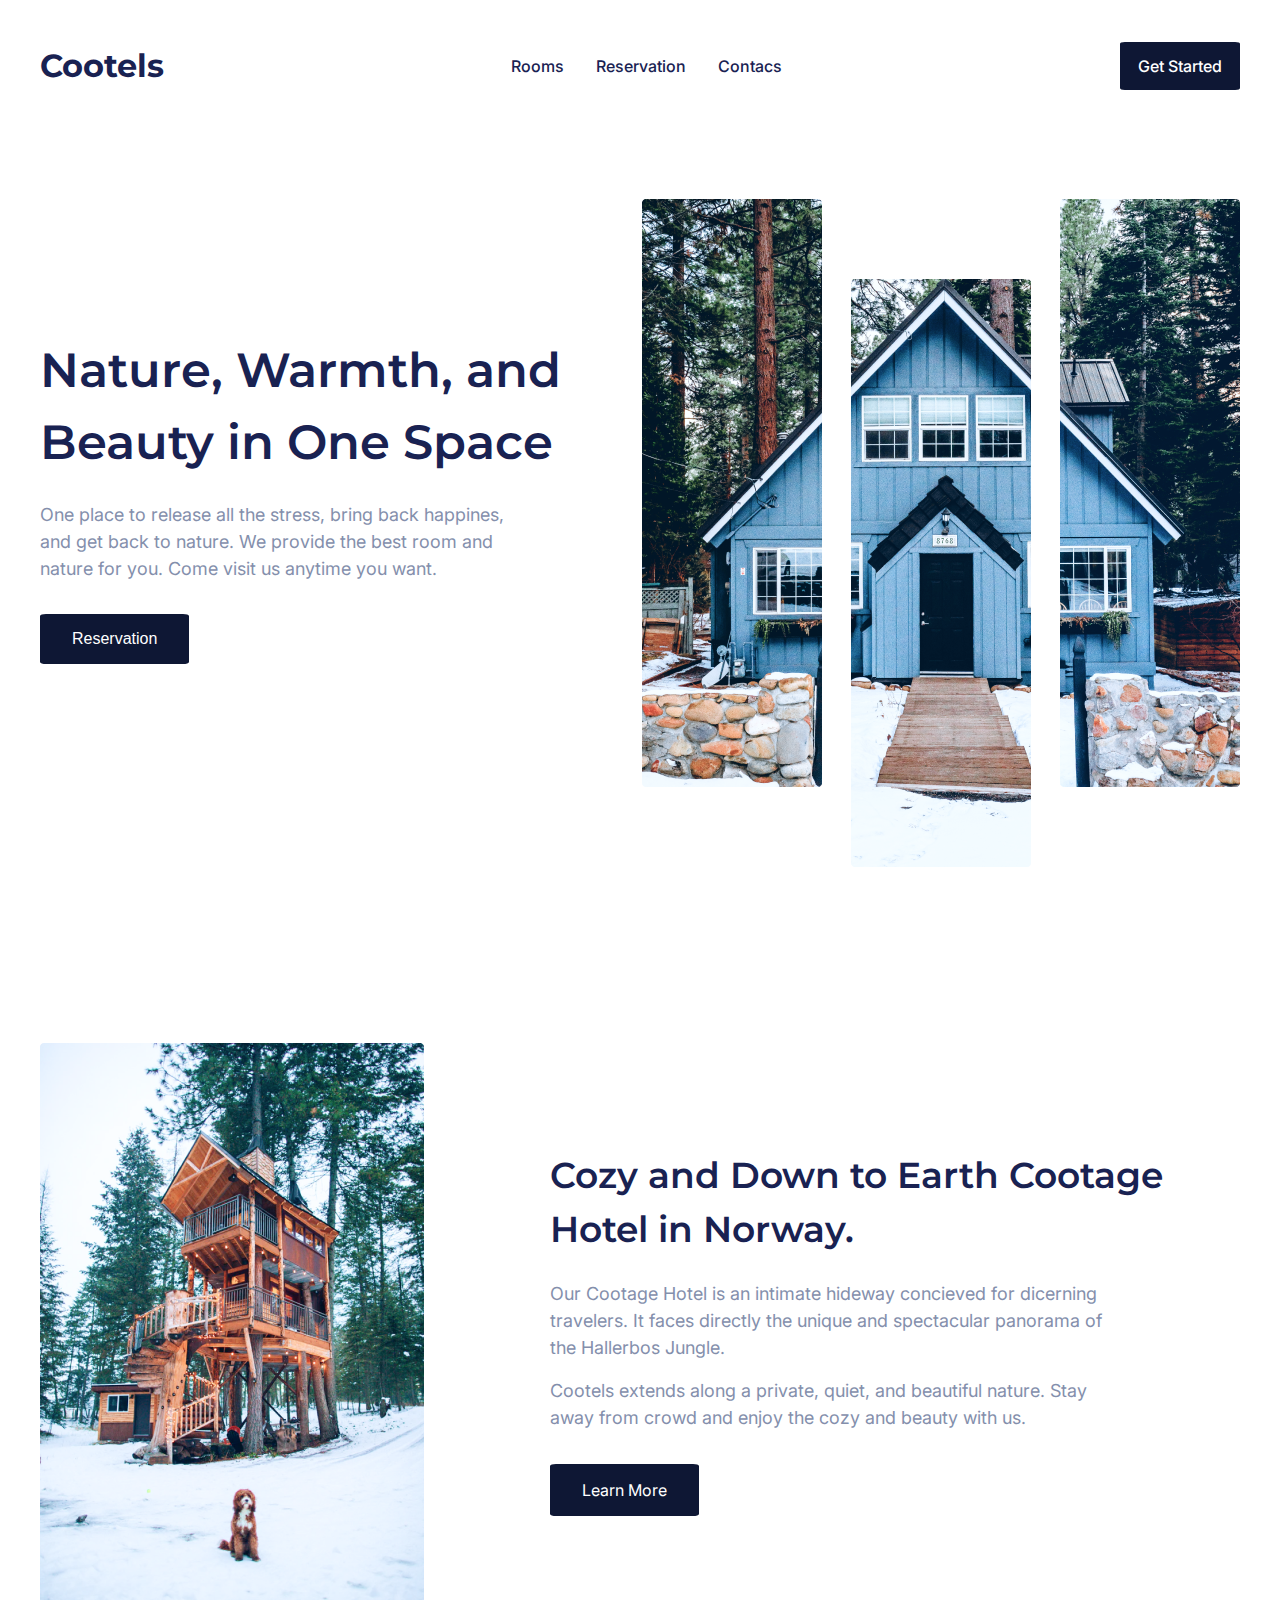
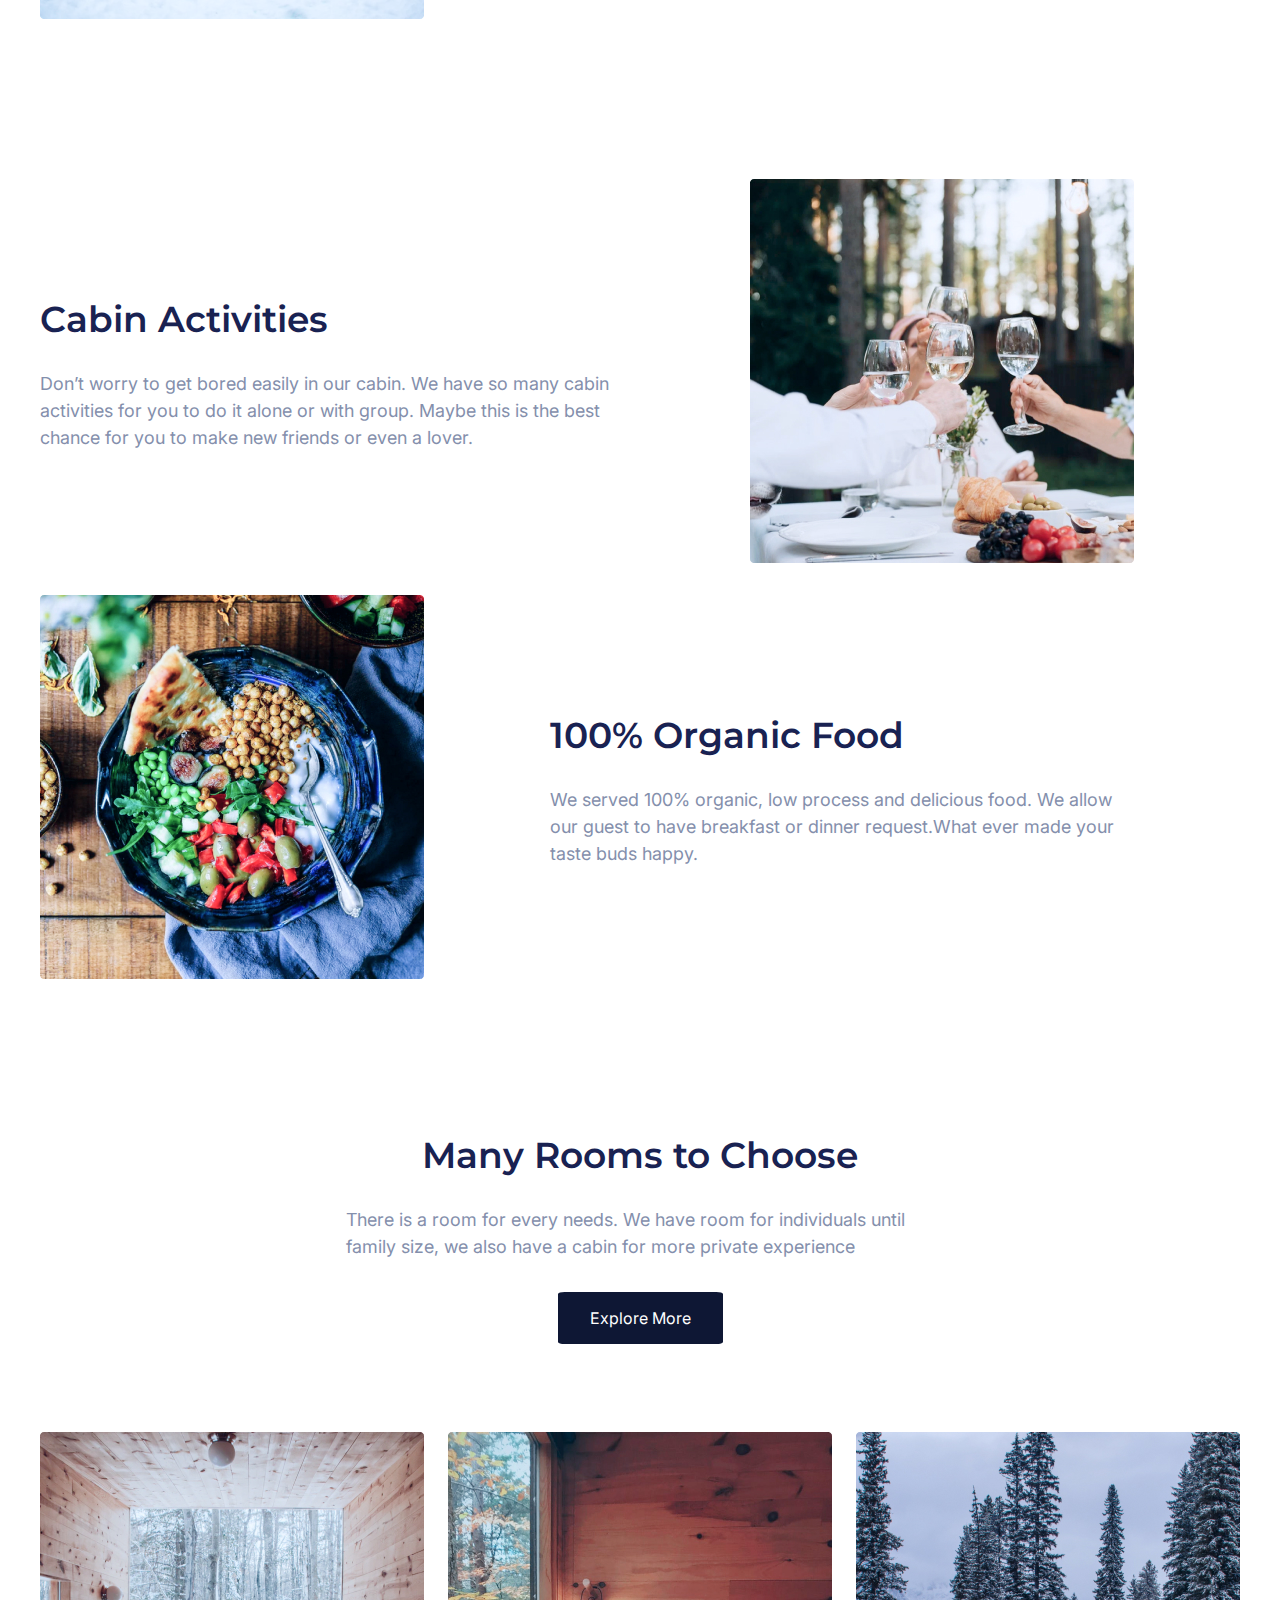
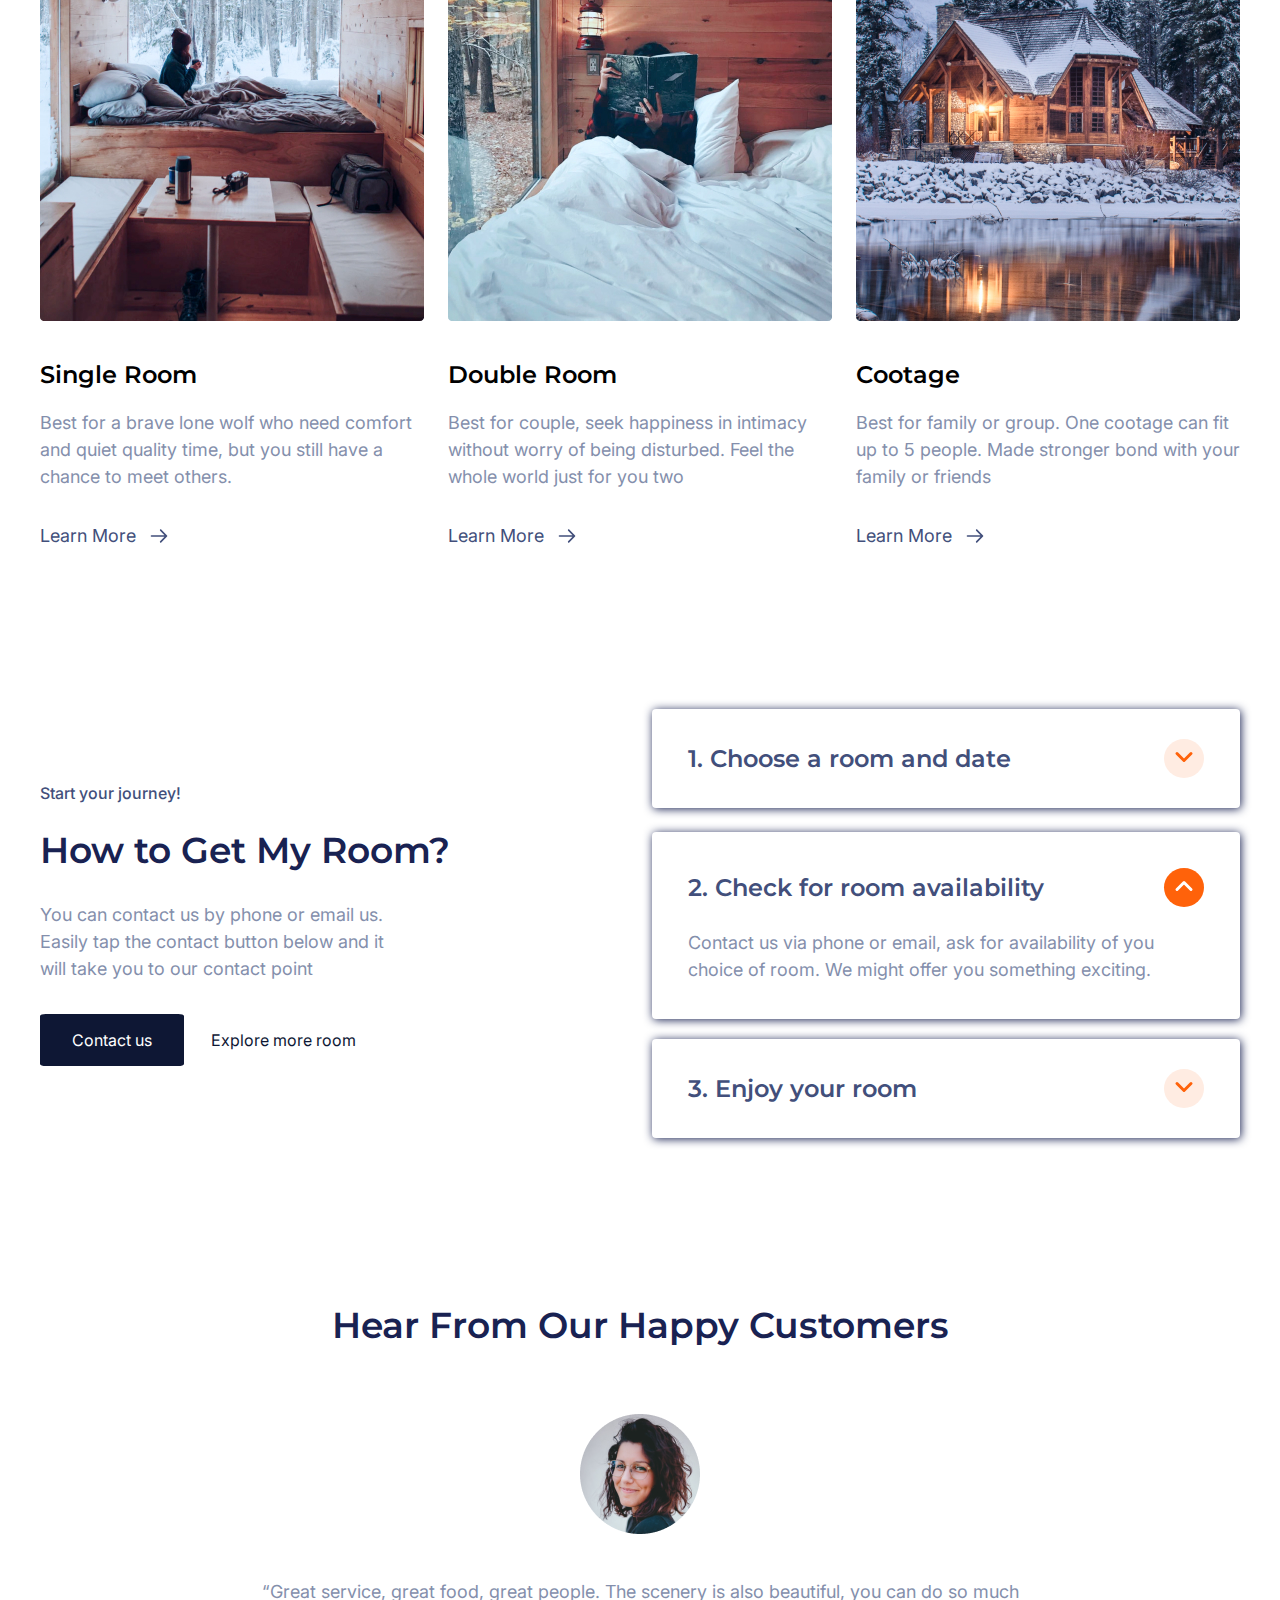
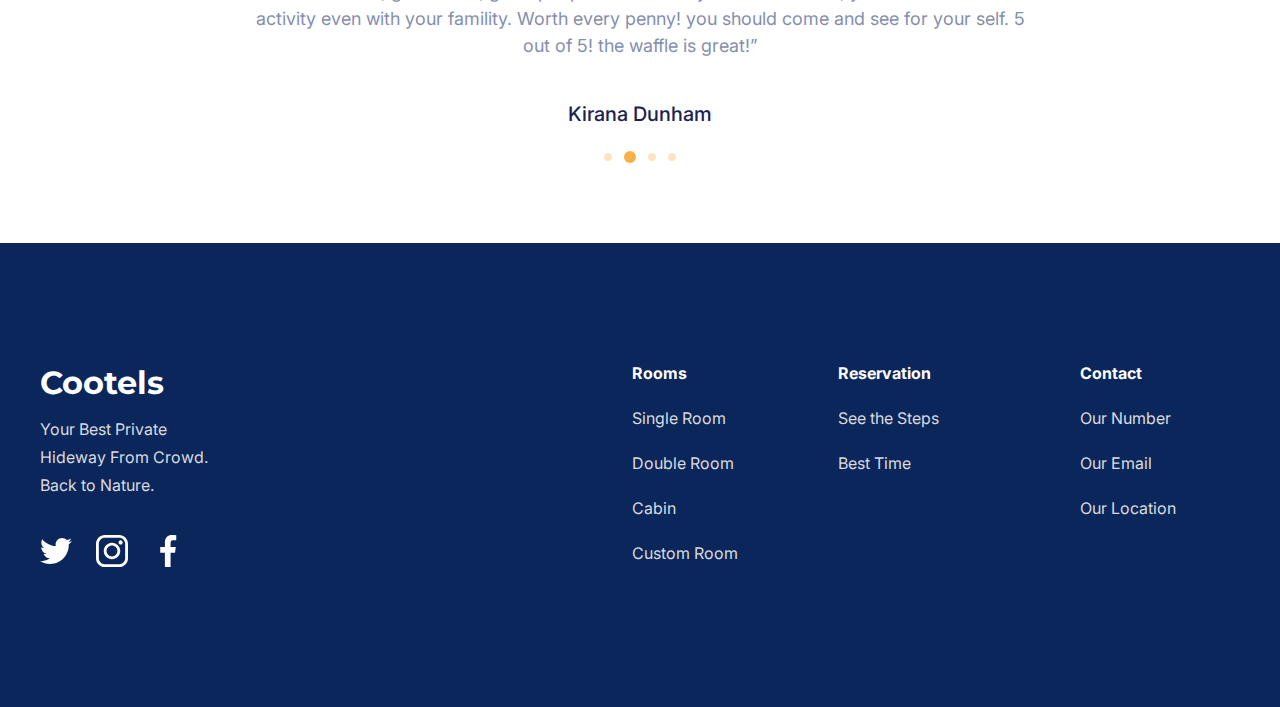
<file: index.html>
<!DOCTYPE html>
<html lang="en">
<head>
	<meta charset="UTF-8">
	<meta name="viewport" content="width=device-width, initial-scale=1.0">
	<link rel="stylesheet" href="css/cootels.css">
	<link rel="preconnect" href="https://fonts.googleapis.com">
   <link rel="preconnect" href="https://fonts.gstatic.com" crossorigin>
   <link href="https://fonts.googleapis.com/css2?family=Inter:ital,opsz,wght@0,14..32,100..900;1,14..32,100..900&family=Montserrat:ital,wght@0,100..900;1,100..900&display=swap" rel="stylesheet">
	<link rel="icon" href="https://img.freepik.com/free-vector/house-icon_23-2147510119.jpg?t=st=1735549997~exp=1735553597~hmac=8b6534c0e6f30464962dd125db2a3704a501aaa0e87d9d90601c6beee34aae36&w=740" sizes="64x64">
	<title>Cootels</title>
</head>
<body>
	<header class="header">
		<div class="container">
			<div class="header__inner">
				<a href="#" class="header__logo">Cootels</a>
				<nav class="header__nav">
					<ul class="header__ul">
						<li class="header__item">
							<a href="#Rooms" class="header__link">Rooms</a>
						</li>
						<li class="header__item">
							<a href="#Reservation" class="header__link">Reservation</a>
						</li>
						<li class="header__item">
							<a href="#Contacs" class="header__link">Contacs</a>
						</li>
					</ul>
				</nav>
				<form action="">
					<button class="header__button">Get Started</button>
				</form>
			</div>
		</div>
	</header>
	<main class="main">
		<section class="nature">
			<div class="container">
				<div class="nature__inner">
					<div class="nature__left">
						<h1 class="nature__h1">Nature, Warmth, and Beauty in One Space</h1>
						<p class="nature__p">One place to release all the stress, bring back happines, and get back to nature. We provide the best room and nature for you. Come visit us anytime you want.</p>
						<form class="nature__form">
							<button class="nature__button">Reservation</button>
						</form>
					</div>
					<div class="nature__right">
						<img src="images/meritt1.png" alt="home1" class="nature__img1" sizes="180x588">
						<img src="images/meritt2.png" alt="home2" class="nature__img2" sizes="180x588">
						<img src="images/meritt3.png" alt="home3" class="nature__img3" sizes="180x588">
					</div>
				</div>
			</div>
		</section>
		<section class="cootage">
			<div class="container">
				<div class="cootage__inner">
					<img src="images/cootage.png" alt="cootage" class="cootage__left">
					<div class="cootage__right">
						<h2 class="cootage__h2">Cozy and Down to Earth Cootage Hotel in Norway.</h2>
						<p class="cootage__p1">Our Cootage Hotel is an intimate hideway concieved for dicerning travelers. It faces directly the unique and spectacular panorama of the Hallerbos Jungle.</p>
						<p class="cootage__p2">Cootels extends along a private, quiet, and beautiful nature. Stay away from crowd and enjoy the cozy and beauty with us.</p>
						<a href="#" class="cootage__link">Learn More</a>
					</div>
				</div>
			</div>
		</section>
		<section class="cabin">
			<div class="container">
				<div class="cabin__inner">
					<div class="cabin__left">
						<h2 class="cabin__h2">Cabin Activities</h2>
						<p class="cabin__p">Don’t worry to get bored easily in our cabin. We have so many cabin activities for you to do it alone or with group. Maybe this is the best chance for you to make new friends or even a lover.</p>
					</div>
					<img src="images/cabin.jpg" alt="cabin" class="cabin__right">
				</div>
			</div>
		</section>
		<section class="food">
			<div class="container">
				<div class="food__inner">
					<img src="images/food.jpg" alt="" class="food__left">
					<div class="food__right">
						<h2 class="food__h2">100% Organic Food</h2>
						<p class="food__p">We served 100% organic, low process and delicious food. We allow our guest to have breakfast or dinner request.What ever made your taste buds happy.</p>
					</div>
				</div>
			</div>
		</section>
		<section class="choice">
			<div class="container">
				<div class="choice__inner">
					<h2 class="choice__h2">Many Rooms to Choose</h2>
					<p class="choice__p">There is a room for every needs. We have room for individuals until family size, we also have a cabin for more private experience</p>
					<a href="#" class="choice__link">Explore More</a>
				</div>
			</div>
		</section>
		<section class="room">
			<div class="container">
				<div class="room__inner">
					<div class="room__item">
						<img src="images/room1.jpg" alt="room1" class="room__img">
						<h2 class="room__h2">Single Room</h2>
						<p class="room__p">Best for a brave lone wolf who need comfort and quiet quality time, but you still have a chance to meet others.</p>
						<a href="" class="room__link">Learn More<svg width="20" height="20" viewBox="0 0 20 20" fill="none" xmlns="http://www.w3.org/2000/svg">
							<path fill-rule="evenodd" clip-rule="evenodd" d="M11.0775 3.57733C11.4029 3.25189 11.9306 3.25189 12.256 3.57733L18.0893 9.41066C18.4148 9.7361 18.4148 10.2637 18.0893 10.5892L12.256 16.4225C11.9306 16.7479 11.4029 16.7479 11.0775 16.4225C10.7521 16.0971 10.7521 15.5694 11.0775 15.244L15.4882 10.8333H2.50008C2.03984 10.8333 1.66675 10.4602 1.66675 9.99992C1.66675 9.53968 2.03984 9.16658 2.50008 9.16658H15.4882L11.0775 4.75584C10.7521 4.4304 10.7521 3.90277 11.0775 3.57733Z" fill="#424F7B"/>
							</svg></a>
					</div>
					<div class="room__item">
						<img src="images/room2.jpg" alt="room2" class="room__img">
						<h2 class="room__h2">Double Room</h2>
						<p class="room__p">Best for couple, seek happiness in intimacy without worry of being disturbed. Feel the whole world just for you two</p>
						<a href="" class="room__link">Learn More<svg width="20" height="20" viewBox="0 0 20 20" fill="none" xmlns="http://www.w3.org/2000/svg">
							<path fill-rule="evenodd" clip-rule="evenodd" d="M11.0775 3.57733C11.4029 3.25189 11.9306 3.25189 12.256 3.57733L18.0893 9.41066C18.4148 9.7361 18.4148 10.2637 18.0893 10.5892L12.256 16.4225C11.9306 16.7479 11.4029 16.7479 11.0775 16.4225C10.7521 16.0971 10.7521 15.5694 11.0775 15.244L15.4882 10.8333H2.50008C2.03984 10.8333 1.66675 10.4602 1.66675 9.99992C1.66675 9.53968 2.03984 9.16658 2.50008 9.16658H15.4882L11.0775 4.75584C10.7521 4.4304 10.7521 3.90277 11.0775 3.57733Z" fill="#424F7B"/>
							</svg>
							</a>
					</div>
					<div class="room__item">
						<img src="images/room3.jpg" alt="room3" class="room__img">
						<h2 class="room__h2">Cootage</h2>
						<p class="room__p">Best for family or group. One cootage can fit up to 5 people. Made stronger bond with your family or friends</p>
						<a href="" class="room__link">Learn More<svg width="20" height="20" viewBox="0 0 20 20" fill="none" xmlns="http://www.w3.org/2000/svg">
							<path fill-rule="evenodd" clip-rule="evenodd" d="M11.0775 3.57733C11.4029 3.25189 11.9306 3.25189 12.256 3.57733L18.0893 9.41066C18.4148 9.7361 18.4148 10.2637 18.0893 10.5892L12.256 16.4225C11.9306 16.7479 11.4029 16.7479 11.0775 16.4225C10.7521 16.0971 10.7521 15.5694 11.0775 15.244L15.4882 10.8333H2.50008C2.03984 10.8333 1.66675 10.4602 1.66675 9.99992C1.66675 9.53968 2.03984 9.16658 2.50008 9.16658H15.4882L11.0775 4.75584C10.7521 4.4304 10.7521 3.90277 11.0775 3.57733Z" fill="#424F7B"/>
							</svg></a>
					</div>
				</div>
			</div>
		</section>
		<section class="book">
			<div class="container">
				<div class="book__inner">
					<div class="book__left">
						<h6 class="book__h6">Start your journey!</h6>
						<h2 class="book__h2">How to Get My Room?</h2>
						<p class="book__p">You can contact us by phone or email us. Easily tap the contact button below and it will take you to our contact point</p>
						<div class="book__links">
							<a href="#" class="book__link1">Contact us</a>
							<a href="#" class="book__link2">Explore more room</a>
						</div>
					</div>
					<div class="book__right">
						<div class="book__item">1. Choose a room and date
								<button class="book__button"><svg width="24" height="24" viewBox="0 0 24 24" fill="none" xmlns="http://www.w3.org/2000/svg">
									<path d="M19 8.5L12 15.5L5 8.5" stroke="#FF620A" stroke-width="3" stroke-linecap="round" stroke-linejoin="round"/>
									</svg>
									</button>
						</div>
						<div class="book__item2">
							<h3 class="book__h3">2. Check for room availability
							<button class="book__button2"><svg width="24" height="24" viewBox="0 0 24 24" fill="none" xmlns="http://www.w3.org/2000/svg">
								<path d="M5 15.5L12 8.5L19 15.5" stroke="white" stroke-width="3" stroke-linecap="round" stroke-linejoin="round"/>
								</svg></button>
							</h3>
								<p class="book__rightp">Contact us via phone or email, ask for availability of you choice of room. We might offer you something exciting.</p>
						</div>
						<div class="book__item">3. Enjoy your room
								<button class="book__button"><svg width="24" height="24" viewBox="0 0 24 24" fill="none" xmlns="http://www.w3.org/2000/svg">
									<path d="M19 8.5L12 15.5L5 8.5" stroke="#FF620A" stroke-width="3" stroke-linecap="round" stroke-linejoin="round"/>
									</svg>
									</button>
						</div>
					</div>
				</div>
			</div>
		</section>
		<section class="customer">
			<div class="container">
				<div class="customer__inner">
					<h3 class="customer__h3">Hear From Our Happy Customers</h3>
					<img src="images/kiranadunham.png" alt="customer" class="customer__img">
					<p class="customer__p">
						“Great service, great food, great people. The scenery is also beautiful, you can do so much activity even with your famility. Worth every penny! you should come and see for your self.  5 out of 5! the waffle is great!”
					</p>
					<h4 class="customer__h4">Kirana Dunham</h4>
					<svg class="customer__svg" width="72" height="12" viewBox="0 0 72 12" fill="none" xmlns="http://www.w3.org/2000/svg">
						<circle cx="4" cy="6" r="4" fill="#FAB047" fill-opacity="0.35"/>
						<circle cx="48" cy="6" r="4" fill="#FAB047" fill-opacity="0.35"/>
						<circle cx="68" cy="6" r="4" fill="#FAB047" fill-opacity="0.35"/>
						<circle cx="26" cy="6" r="6" fill="#FAB047"/>
						</svg>
				</div>
			</div>
		</section>
	</main>
	<footer class="footer">
		<div class="container">
			<div class="footer__inner">
				<div class="footer__left">
					<h4 class="footer__h4">Cootels</h4>
					<p class="footer__p">Your Best Private Hideway From Crowd. Back to Nature.</p>
					<div class="footer__icons">
						<img src="images/twitter.svg" alt="twitter" class="footer__img">
						<img src="images/instagram-logo.svg" alt="instagram-logo" class="footer__img">
						<img src="images/facebook.svg" alt="facebook" class="footer__img">
					</div>
				</div>
				<div class="footer__right">
					<ul class="footer__ul footer__ul1">
						<li class="footer__li"><h6 class="footer__h6">Rooms</h6></li>
						<li class="footer__li"><a href="" class="footer__a">Single Room</a></li>
						<li class="footer__li"><a href="" class="footer__a">Double Room</a></li>
						<li class="footer__li"><a href="" class="footer__a">Cabin</a></li>
						<li class="footer__li"><a href="" class="footer__a">Custom Room</a></li>
					</ul>
					<ul class="footer__ul footer__ul2">
						<li class="footer__li"><h6 class="footer__h6">Reservation</h6></li>
						<li class="footer__li"><a href="" class="footer__a">See the Steps</a></li>
						<li class="footer__li"><a href="" class="footer__a">Best Time</a></li>
					</ul>
					<ul class="footer__ul footer__ul3">
						<li class="footer__li"><h6 class="footer__h6">Contact</h6></li>
						<li class="footer__li"><a href="" class="footer__a">Our Number</a></li>
						<li class="footer__li"><a href="" class="footer__a">Our Email</a></li>
						<li class="footer__li"><a href="" class="footer__a">Our Location</a></li>
					</ul>
				</div>
			</div>
		</div>
	</footer>
</body>
</html>
</file>
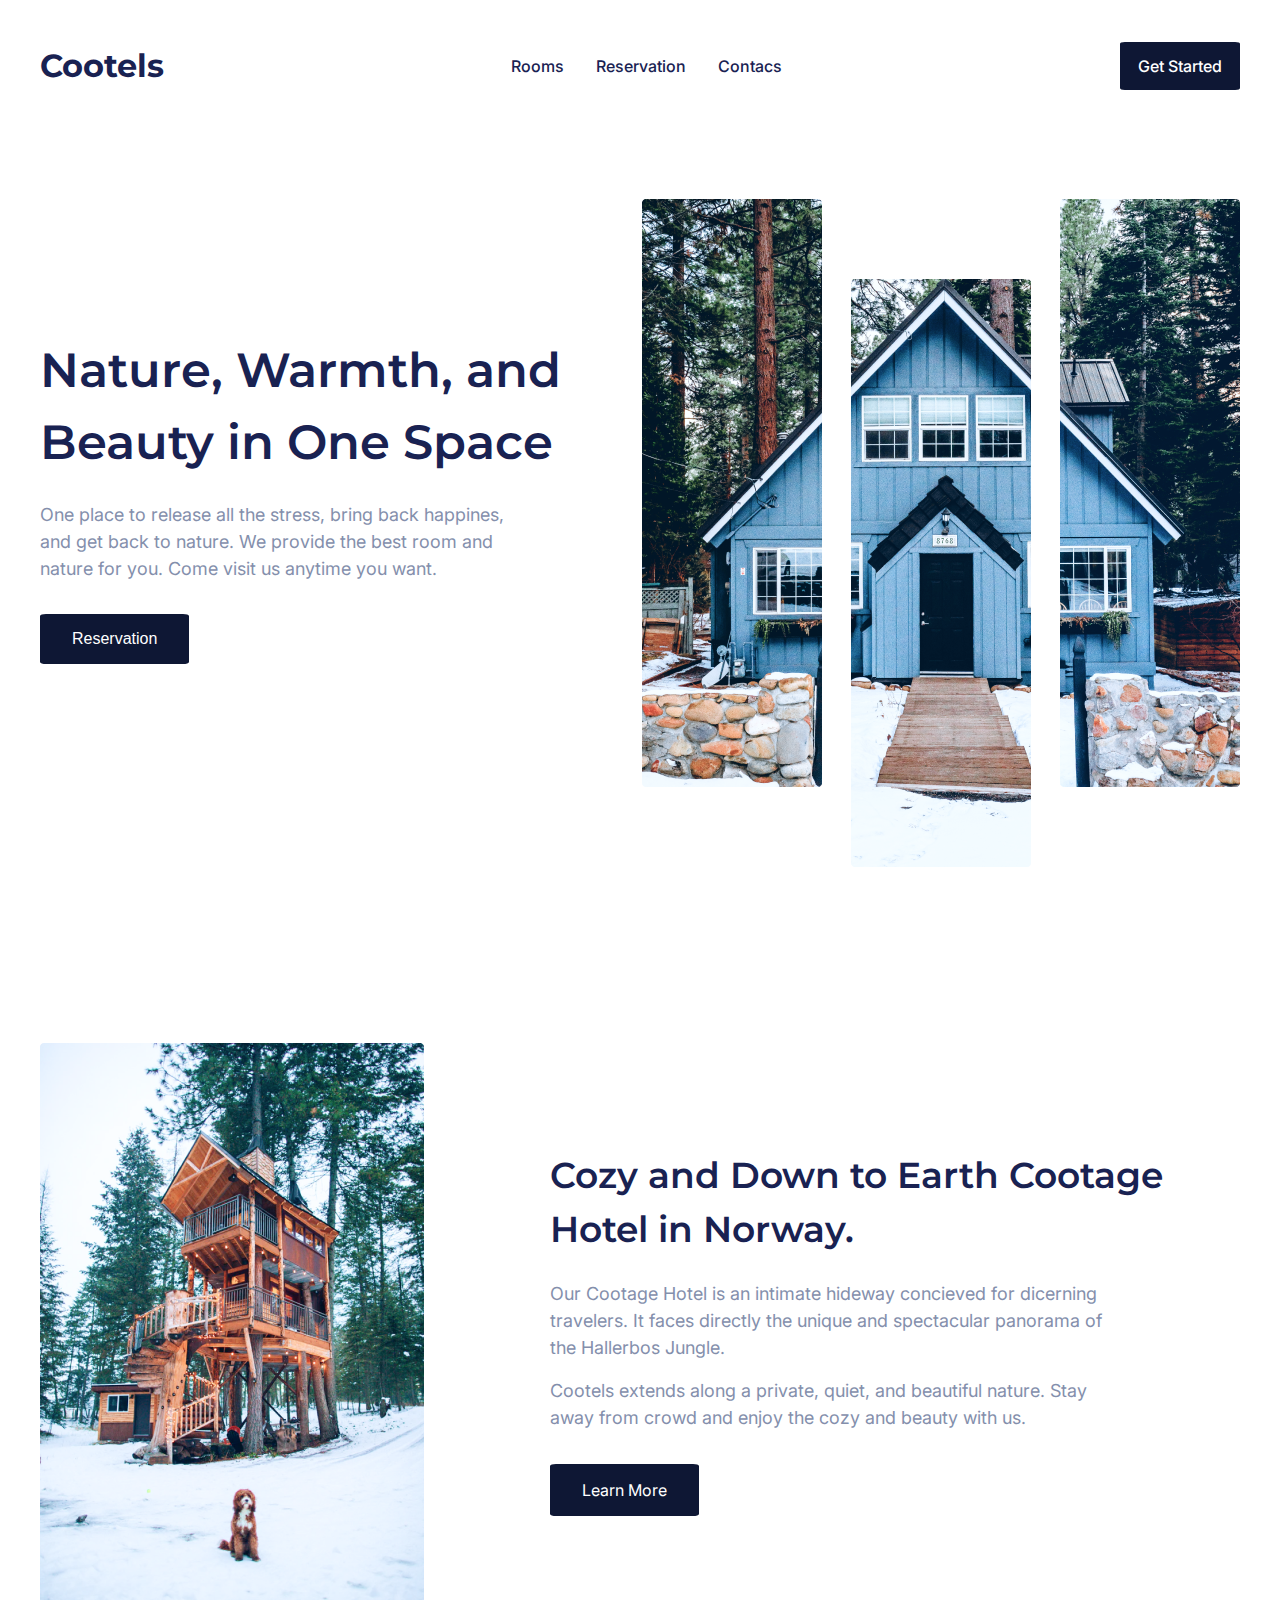
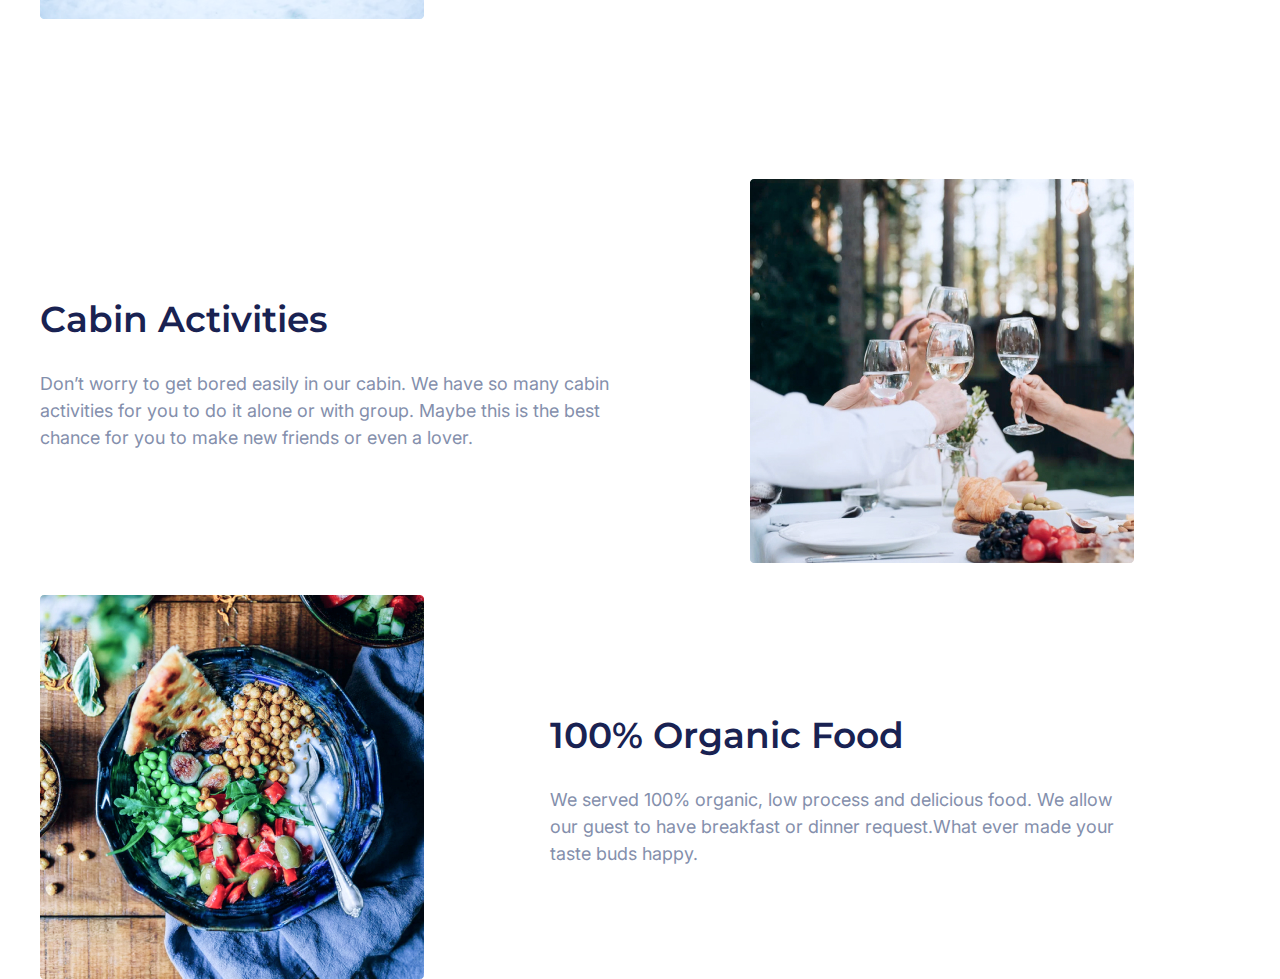
<file: cootels.html>
<!DOCTYPE html>
<html lang="en">
<head>
	<meta charset="UTF-8">
	<meta name="viewport" content="width=device-width, initial-scale=1.0">
	<link rel="stylesheet" href="/css/cootels.css">
	<link rel="preconnect" href="https://fonts.googleapis.com">
   <link rel="preconnect" href="https://fonts.gstatic.com" crossorigin>
   <link href="https://fonts.googleapis.com/css2?family=Inter:ital,opsz,wght@0,14..32,100..900;1,14..32,100..900&family=Montserrat:ital,wght@0,100..900;1,100..900&display=swap" rel="stylesheet">
	<link rel="icon" href="https://img.freepik.com/free-vector/house-icon_23-2147510119.jpg?t=st=1735549997~exp=1735553597~hmac=8b6534c0e6f30464962dd125db2a3704a501aaa0e87d9d90601c6beee34aae36&w=740" sizes="64x64">
	<title>Cootels</title>
</head>
<body>
	<header class="header">
		<div class="container">
			<div class="header__inner">
				<a href="#" class="header__logo">Cootels</a>
				<nav class="header__nav">
					<ul class="header__ul">
						<li class="header__item">
							<a href="#Rooms" class="header__link">Rooms</a>
						</li>
						<li class="header__item">
							<a href="#Reservation" class="header__link">Reservation</a>
						</li>
						<li class="header__item">
							<a href="#Contacs" class="header__link">Contacs</a>
						</li>
					</ul>
				</nav>
				<form action="">
					<button class="header__button">Get Started</button>
				</form>
			</div>
		</div>
	</header>
	<main class="main">
		<section class="nature">
			<div class="container">
				<div class="nature__inner">
					<div class="nature__left">
						<h1 class="nature__h1">Nature, Warmth, and Beauty in One Space</h1>
						<p class="nature__p">One place to release all the stress, bring back happines, and get back to nature. We provide the best room and nature for you. Come visit us anytime you want.</p>
						<form class="nature__form">
							<button class="nature__button">Reservation</button>
						</form>
					</div>
					<div class="nature__right">
						<img src="images/meritt1.png" alt="home1" class="nature__img1" sizes="180x588">
						<img src="images/meritt2.png" alt="home2" class="nature__img2" sizes="180x588">
						<img src="images/meritt3.png" alt="home3" class="nature__img3" sizes="180x588">
					</div>
				</div>
			</div>
		</section>
		<section class="cootage">
			<div class="container">
				<div class="cootage__inner">
					<img src="images/cootage.png" alt="cootage" class="cootage__left">
					<div class="cootage__right">
						<h2 class="cootage__h2">Cozy and Down to Earth Cootage Hotel in Norway.</h2>
						<p class="cootage__p1">Our Cootage Hotel is an intimate hideway concieved for dicerning travelers. It faces directly the unique and spectacular panorama of the Hallerbos Jungle.</p>
						<p class="cootage__p2">Cootels extends along a private, quiet, and beautiful nature. Stay away from crowd and enjoy the cozy and beauty with us.</p>
						<a href="#" class="cootage__link">Learn More</a>
					</div>
				</div>
			</div>
		</section>
		<section class="cabin">
			<div class="container">
				<div class="cabin__inner">
					<div class="cabin__left">
						<h2 class="cabin__h2">Cabin Activities</h2>
						<p class="cabin__p">Don’t worry to get bored easily in our cabin. We have so many cabin activities for you to do it alone or with group. Maybe this is the best chance for you to make new friends or even a lover.</p>
					</div>
					<img src="/images/cabin.jpg" alt="cabin" class="cabin__right">
				</div>
			</div>
		</section>
		<section class="food">
			<div class="container">
				<div class="food__inner">
					<img src="/images/food.jpg" alt="" class="food__left">
					<div class="food__right">
						<h2 class="food__h2">100% Organic Food</h2>
						<p class="food__p">We served 100% organic, low process and delicious food. We allow our guest to have breakfast or dinner request.What ever made your taste buds happy.</p>
					</div>
				</div>
			</div>
		</section>
	</main>
</body>
</html>
</file>
<file: css/cootels.css>
html {
  box-sizing: border-box;
}

*,
*::before,
*::after {
  box-sizing: inherit;
}

body {
  margin: 0;
  font-family: "Inter", sans-serif;
  font-style: normal;
  font-size: 18px;
  line-height: auto;
}

.container {
  max-width: 1200px;
  margin: auto;
}

.header {
  margin-top: 37px;
}
.header__inner {
  display: flex;
  justify-content: space-between;
  align-items: center;
}
.header__logo {
  text-decoration: none;
  font-size: 32px;
  font-family: "Montserrat", serif;
  font-weight: 700;
  color: #192252;
  line-height: 32px;
}
.header__ul {
  list-style: none;
  display: flex;
  align-items: center;
}
.header__item {
  margin-right: 32px;
}
.header__link {
  text-decoration: none;
  font-family: "Inter", sans-serif;
  font-size: 16px;
  font-weight: 500;
  color: #192252;
}
.header__button {
  background-color: #0E1734;
  color: white;
  font-family: "Inter", sans-serif;
  font-size: 16px;
  font-weight: 500;
  border-radius: 4%;
  padding: 14px 18px;
  border: none;
}

.nature {
  margin-top: 105px;
}
.nature__inner {
  display: flex;
  justify-content: space-between;
}
.nature__right {
  max-height: 668px;
}
.nature__left {
  max-width: 525px;
  margin-top: 135px;
}
.nature__h1 {
  font-size: 48px;
  font-weight: 600;
  font-family: "Montserrat", serif;
  text-wrap: wrap;
  color: #192252;
  line-height: 150%;
  margin: 0;
}
.nature__p {
  font-size: 18px;
  color: #848FAC;
  text-wrap: wrap;
  max-width: 479px;
  line-height: 150%;
  margin: 23px 0px 0px 0px;
}
.nature__button {
  text-decoration: none;
  font-size: 16px;
  font-weight: 500;
  padding: 16px 32px;
  background-color: #0E1734;
  color: white;
  border-radius: 4%;
  border: none;
  margin-top: 32px;
}
.nature__img1 {
  margin-bottom: 80px;
}
.nature__img2 {
  margin: 0 24px;
}
.nature__img3 {
  margin-bottom: 80px;
}

.cootage {
  margin-top: 176px;
}
.cootage__inner {
  display: flex;
  justify-content: space-between;
}
.cootage__left {
  max-width: 384px;
}
.cootage__right {
  max-width: 614px;
  margin-right: 76px;
}
.cootage__h2 {
  color: #192252;
  font-size: 36px;
  font-weight: 600;
  text-wrap: wrap;
  font-family: "Montserrat", serif;
  line-height: 150%;
  margin: 105px 0 0 0;
}
.cootage__p1 {
  color: #848FAC;
  font-size: 18px;
  text-wrap: wrap;
  max-width: 568px;
  line-height: 150%;
  margin: 24px 0 0 0;
}
.cootage__p2 {
  color: #848FAC;
  font-size: 18px;
  text-wrap: wrap;
  max-width: 556px;
  line-height: 150%;
  margin: 16px 0 48px 0;
}
.cootage__link {
  color: white;
  font-size: 16px;
  background-color: #0E1734;
  text-decoration: none;
  padding: 16px 32px;
  border-radius: 4%;
}

.cabin {
  margin-top: 160px;
}
.cabin__inner {
  display: flex;
  justify-content: space-between;
  margin-right: 106px;
}
.cabin__h2 {
  font-family: "Montserrat", serif;
  font-weight: 600;
  font-size: 36px;
  line-height: 150%;
  color: #192252;
  margin: 113px 0 24px 0;
}
.cabin__p {
  font-size: 18px;
  line-height: 150%;
  color: #848FAC;
  max-width: 580px;
  margin: 0;
}

.food {
  margin-top: 32px;
}
.food__inner {
  display: flex;
  margin-right: 106px;
  justify-content: space-between;
}
.food__h2 {
  font-family: "Montserrat", serif;
  font-weight: 600;
  font-size: 36px;
  line-height: 150%;
  color: #192252;
  margin: 113px 0 24px 0;
}
.food__p {
  font-size: 18px;
  line-height: 150%;
  color: #848FAC;
  max-width: 584px;
  margin: 0;
}

.choice {
  margin-top: 149px;
}
.choice__inner {
  display: flex;
  justify-content: center;
  align-items: center;
  flex-direction: column;
}
.choice__h2 {
  font-family: "Montserrat", serif;
  font-weight: 600;
  font-size: 36px;
  line-height: 150%;
  color: #192252;
  margin: 0;
}
.choice__p {
  font-size: 18px;
  line-height: 150%;
  color: #848FAC;
  margin: 24px 0 32px 0;
  max-width: 588px;
}
.choice__link {
  color: white;
  font-size: 16px;
  background-color: #0E1734;
  text-decoration: none;
  padding: 16px 32px;
  border-radius: 4%;
}

.room {
  margin-top: 88px;
}
.room__inner {
  display: flex;
  justify-content: space-between;
}
.room__item {
  max-width: 384px;
}
.room__h2 {
  color: black;
  font-size: 24px;
  font-family: "Montserrat", serif;
  font-weight: 600;
  line-height: 150%;
  margin: 32px 0 0 0;
}
.room__p {
  font-size: 18px;
  line-height: 150%;
  color: #848FAC;
  margin: 16px 0 32px 0;
}
.room__link {
  text-decoration: none;
  display: flex;
  align-items: center;
  justify-content: space-between;
  color: #424F7B;
  font-size: 18px;
  font-weight: 400;
  max-width: 129px;
  line-height: 150%;
}

.book {
  margin-top: 160px;
}
.book__inner {
  display: flex;
  justify-content: space-between;
  align-items: center;
}
.book__right {
  font-family: "Montserrat", serif;
  font-weight: 600;
  font-size: 24px;
  width: 588px;
}
.book__h6 {
  font-size: 16px;
  line-height: 150%;
  font-weight: 500;
  color: #424F7B;
  margin: 0;
}
.book__h2 {
  font-weight: 600;
  font-family: "Montserrat", serif;
  line-height: 150%;
  font-size: 36px;
  color: #192252;
  margin: 18px 0 24px 0;
}
.book__p {
  font-size: 18px;
  line-height: 150%;
  color: #848FAC;
  margin: 0;
  max-width: 360px;
}
.book__links {
  display: flex;
  align-items: center;
  max-width: 316px;
  justify-content: space-between;
  margin-top: 32px;
}
.book__link1 {
  text-decoration: none;
  padding: 16px 32px;
  font-size: 16px;
  color: white;
  background-color: #0E1734;
  border-radius: 4%;
}
.book__link2 {
  text-decoration: none;
  font-size: 16px;
  color: #0E1734;
}
.book__item {
  border-radius: 4px;
  display: flex;
  justify-content: space-between;
  color: #424F7B;
  line-height: 150%;
  box-shadow: 1px 1px 10px #192252;
  align-items: center;
  padding: 30px 36px;
}
.book__h3 {
  margin: 0;
  color: #424F7B;
  line-height: 150%;
  font-weight: 600;
  font-size: 24px;
  display: flex;
  justify-content: space-between;
  align-items: center;
}
.book__rightp {
  font-size: 18px;
  line-height: 150%;
  color: #848FAC;
  margin: 22px 0 0 0;
  font-family: "Inter", sans-serif;
  font-weight: 400;
  max-width: 476px;
}
.book__item2 {
  margin: 24px 0 20px 0;
  box-shadow: 1px 1px 10px #192252;
  border-radius: 4px;
  padding: 36px;
}
.book__button {
  background-color: #FFECE2;
  border-radius: 50%;
  border: none;
  padding: 6px 8px;
}
.book__button2 {
  background-color: #FF620A;
  border-radius: 50%;
  border: none;
  padding: 6px 8px;
}

.customer {
  margin-top: 160px;
}
.customer__inner {
  display: flex;
  align-items: center;
  flex-direction: column;
}
.customer__h3 {
  font-family: "Montserrat", serif;
  font-weight: 600;
  font-size: 36px;
  margin: 0;
  color: #192252;
  line-height: 150%;
}
.customer__p {
  color: #848FAC;
  font-size: 18px;
  line-height: 150%;
  max-width: 793px;
  text-align: center;
  margin: 0;
}
.customer__h4 {
  color: #192252;
  line-height: 150%;
  font-size: 20px;
  margin: 40px 0 22px 0;
  font-weight: 500;
}
.customer__img {
  margin: 62px 0 44px 0;
}

.footer {
  margin-top: 80px;
  background-color: #0B265A;
  padding: 120px 0;
}
.footer__inner {
  display: flex;
  justify-content: space-between;
}
.footer__h4 {
  margin: 0;
  color: white;
  font-family: "Montserrat", serif;
  font-size: 32px;
  line-height: auto;
  font-weight: 700;
}
.footer__p {
  font-size: 16px;
  margin: 13px 0 36px 0;
  color: #D9DBDE;
  max-width: 171px;
  line-height: 28px;
}
.footer__icons {
  max-width: 144px;
  display: flex;
  justify-content: space-between;
}
.footer__right {
  display: flex;
}
.footer__ul {
  list-style: none;
  padding: 0;
  margin: 0;
}
.footer__li {
  margin-bottom: 24px;
}
.footer__h6 {
  margin: 0;
  font-weight: 700;
  font-size: 16px;
  letter-spacing: 1%;
  color: white;
}
.footer__a {
  margin: 0;
  text-decoration: none;
  color: #D9DBDE;
  font-size: 16px;
  line-height: auto;
}
.footer__ul1 {
  margin-right: 100px;
}
.footer__ul2 {
  margin-right: 141px;
}
.footer__ul3 {
  margin-right: 64px;
}
</file>
